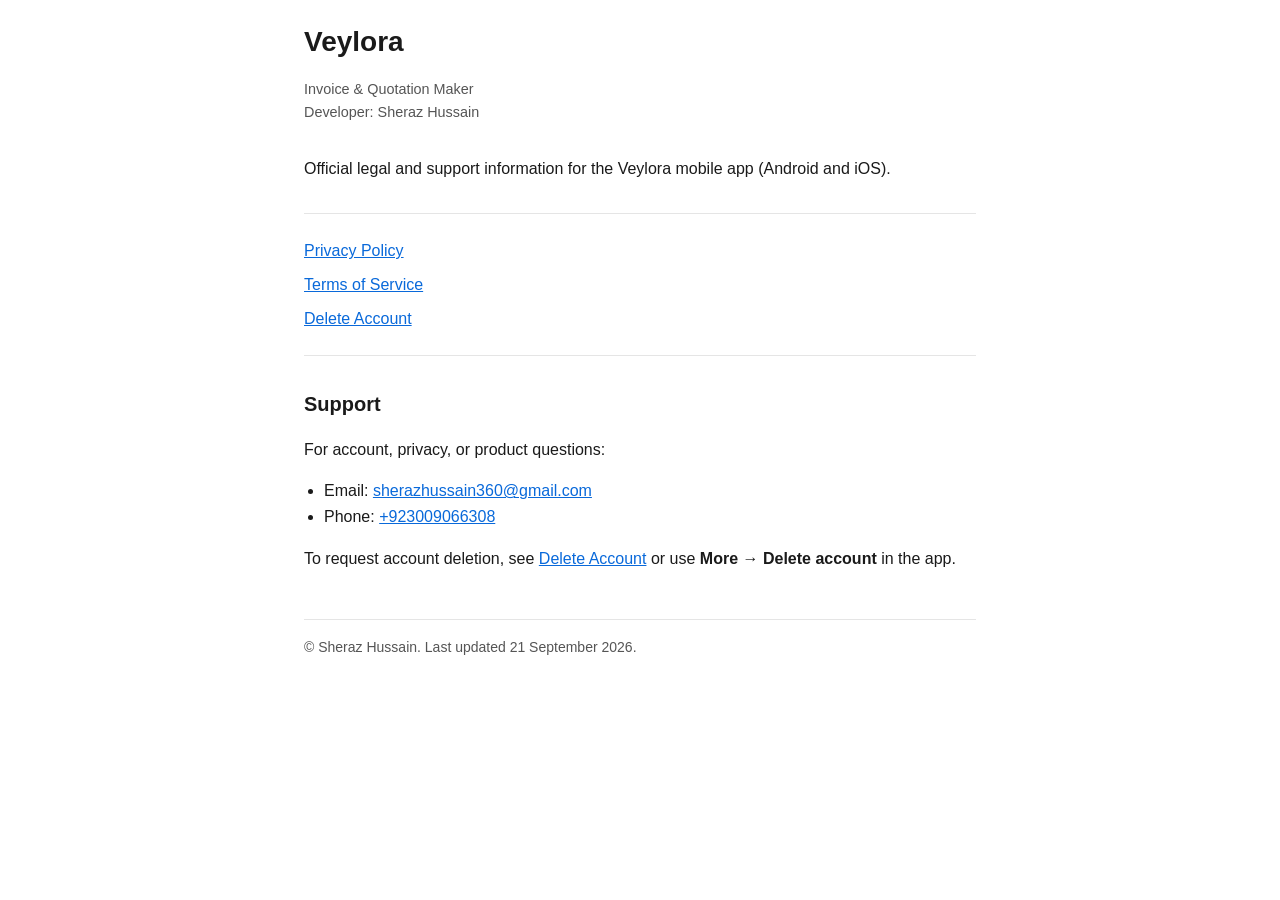
<file: index.html>
<!DOCTYPE html>
<html lang="en">
  <head>
    <meta charset="utf-8" />
    <meta name="viewport" content="width=device-width, initial-scale=1" />
    <title>Veylora – Legal &amp; Support</title>
    <link rel="stylesheet" href="style.css" />
  </head>
  <body>
    <div class="wrap">
      <h1>Veylora</h1>
      <p class="meta">
        Invoice &amp; Quotation Maker<br />
        Developer: Sheraz Hussain
      </p>

      <p>
        Official legal and support information for the Veylora mobile app
        (Android and iOS).
      </p>

      <nav class="links">
        <ul>
          <li><a href="privacy-policy.html">Privacy Policy</a></li>
          <li><a href="terms-of-service.html">Terms of Service</a></li>
          <li><a href="delete-account.html">Delete Account</a></li>
        </ul>
      </nav>

      <h2>Support</h2>
      <p>
        For account, privacy, or product questions:
      </p>
      <ul>
        <li>
          Email:
          <a href="mailto:sherazhussain360@gmail.com">sherazhussain360@gmail.com</a>
        </li>
        <li>
          Phone:
          <a href="tel:+923009066308">+923009066308</a>
        </li>
      </ul>
      <p>
        To request account deletion, see
        <a href="delete-account.html">Delete Account</a> or use
        <strong>More → Delete account</strong> in the app.
      </p>

      <footer>
        &copy; Sheraz Hussain. Last updated 21 September 2026.
      </footer>
    </div>
  </body>
</html>
</file>
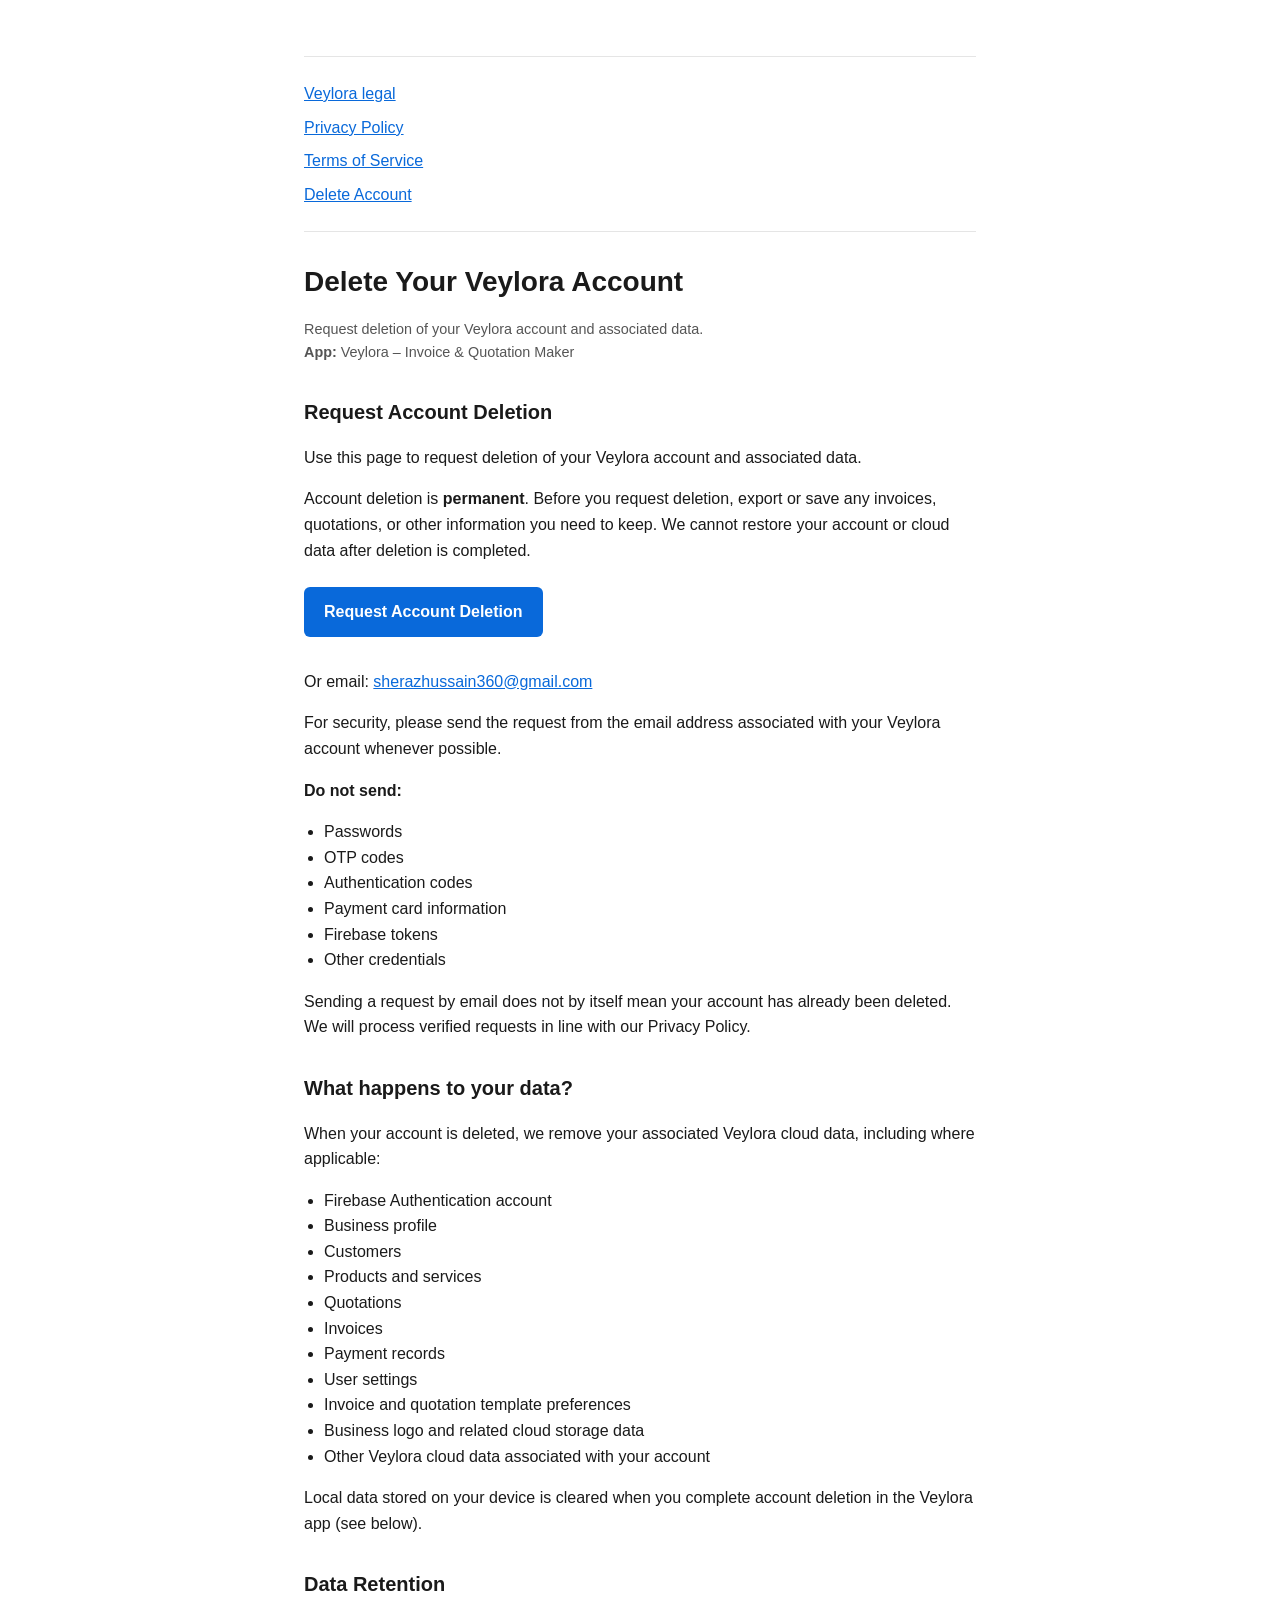
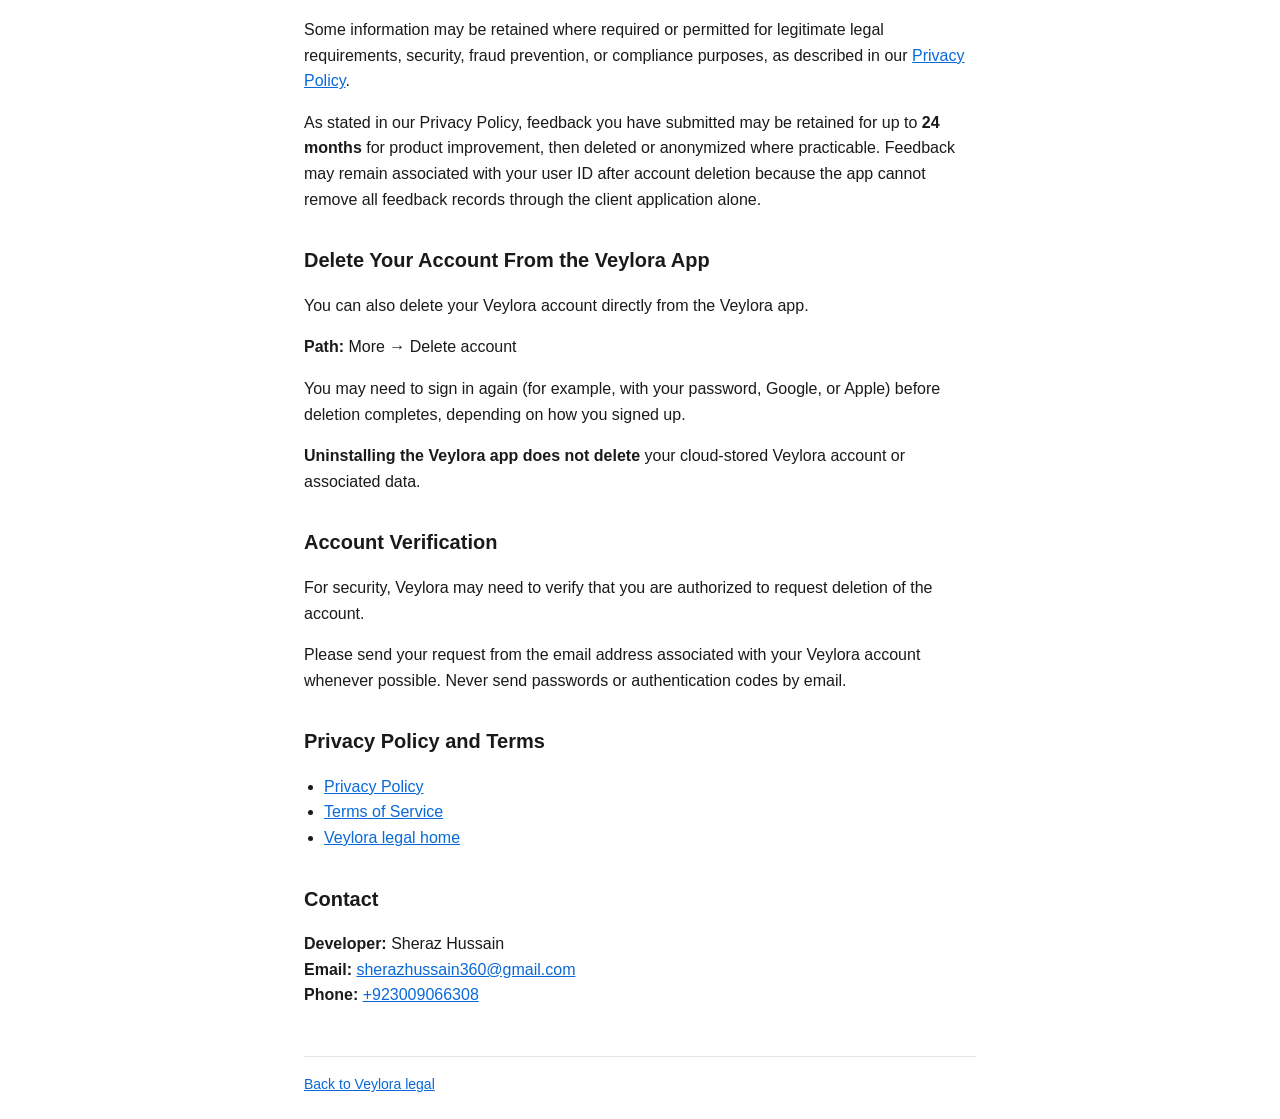
<file: delete-account.html>
<!DOCTYPE html>
<html lang="en">
  <head>
    <meta charset="utf-8" />
    <meta name="viewport" content="width=device-width, initial-scale=1.0" />
    <title>Delete Account – Veylora</title>
    <meta
      name="description"
      content="Request deletion of your Veylora – Invoice &amp; Quotation Maker account and associated data."
    />
    <link rel="stylesheet" href="style.css" />
  </head>
  <body>
    <div class="wrap">
      <nav class="links" aria-label="Legal pages">
        <ul>
          <li><a href="index.html">Veylora legal</a></li>
          <li><a href="privacy-policy.html">Privacy Policy</a></li>
          <li><a href="terms-of-service.html">Terms of Service</a></li>
          <li><a href="delete-account.html" aria-current="page">Delete Account</a></li>
        </ul>
      </nav>

      <h1>Delete Your Veylora Account</h1>
      <p class="meta">
        Request deletion of your Veylora account and associated data.<br />
        <strong>App:</strong> Veylora – Invoice &amp; Quotation Maker
      </p>

      <h2>Request Account Deletion</h2>
      <p>
        Use this page to request deletion of your Veylora account and associated
        data.
      </p>
      <p>
        Account deletion is <strong>permanent</strong>. Before you request
        deletion, export or save any invoices, quotations, or other information
        you need to keep. We cannot restore your account or cloud data after
        deletion is completed.
      </p>
      <p>
        <a
          class="btn"
          href="mailto:sherazhussain360@gmail.com?subject=Veylora%20Account%20Deletion%20Request"
        >
          Request Account Deletion
        </a>
      </p>
      <p>
        Or email:
        <a href="mailto:sherazhussain360@gmail.com">sherazhussain360@gmail.com</a>
      </p>
      <p>
        For security, please send the request from the email address associated
        with your Veylora account whenever possible.
      </p>
      <p><strong>Do not send:</strong></p>
      <ul>
        <li>Passwords</li>
        <li>OTP codes</li>
        <li>Authentication codes</li>
        <li>Payment card information</li>
        <li>Firebase tokens</li>
        <li>Other credentials</li>
      </ul>
      <p>
        Sending a request by email does not by itself mean your account has
        already been deleted. We will process verified requests in line with our
        Privacy Policy.
      </p>

      <h2>What happens to your data?</h2>
      <p>
        When your account is deleted, we remove your associated Veylora cloud
        data, including where applicable:
      </p>
      <ul>
        <li>Firebase Authentication account</li>
        <li>Business profile</li>
        <li>Customers</li>
        <li>Products and services</li>
        <li>Quotations</li>
        <li>Invoices</li>
        <li>Payment records</li>
        <li>User settings</li>
        <li>Invoice and quotation template preferences</li>
        <li>Business logo and related cloud storage data</li>
        <li>Other Veylora cloud data associated with your account</li>
      </ul>
      <p>
        Local data stored on your device is cleared when you complete account
        deletion in the Veylora app (see below).
      </p>

      <h2>Data Retention</h2>
      <p>
        Some information may be retained where required or permitted for
        legitimate legal requirements, security, fraud prevention, or compliance
        purposes, as described in our
        <a href="privacy-policy.html">Privacy Policy</a>.
      </p>
      <p>
        As stated in our Privacy Policy, feedback you have submitted may be
        retained for up to <strong>24 months</strong> for product improvement,
        then deleted or anonymized where practicable. Feedback may remain
        associated with your user ID after account deletion because the app
        cannot remove all feedback records through the client application alone.
      </p>

      <h2>Delete Your Account From the Veylora App</h2>
      <p>
        You can also delete your Veylora account directly from the Veylora app.
      </p>
      <p><strong>Path:</strong> More → Delete account</p>
      <p>
        You may need to sign in again (for example, with your password, Google,
        or Apple) before deletion completes, depending on how you signed up.
      </p>
      <p>
        <strong>Uninstalling the Veylora app does not delete</strong> your
        cloud-stored Veylora account or associated data.
      </p>

      <h2>Account Verification</h2>
      <p>
        For security, Veylora may need to verify that you are authorized to
        request deletion of the account.
      </p>
      <p>
        Please send your request from the email address associated with your
        Veylora account whenever possible. Never send passwords or authentication
        codes by email.
      </p>

      <h2>Privacy Policy and Terms</h2>
      <ul>
        <li><a href="privacy-policy.html">Privacy Policy</a></li>
        <li><a href="terms-of-service.html">Terms of Service</a></li>
        <li><a href="index.html">Veylora legal home</a></li>
      </ul>

      <h2>Contact</h2>
      <p>
        <strong>Developer:</strong> Sheraz Hussain<br />
        <strong>Email:</strong>
        <a href="mailto:sherazhussain360@gmail.com">sherazhussain360@gmail.com</a><br />
        <strong>Phone:</strong>
        <a href="tel:+923009066308">+923009066308</a>
      </p>

      <footer>
        <a href="index.html">Back to Veylora legal</a>
      </footer>
    </div>
  </body>
</html>
</file>
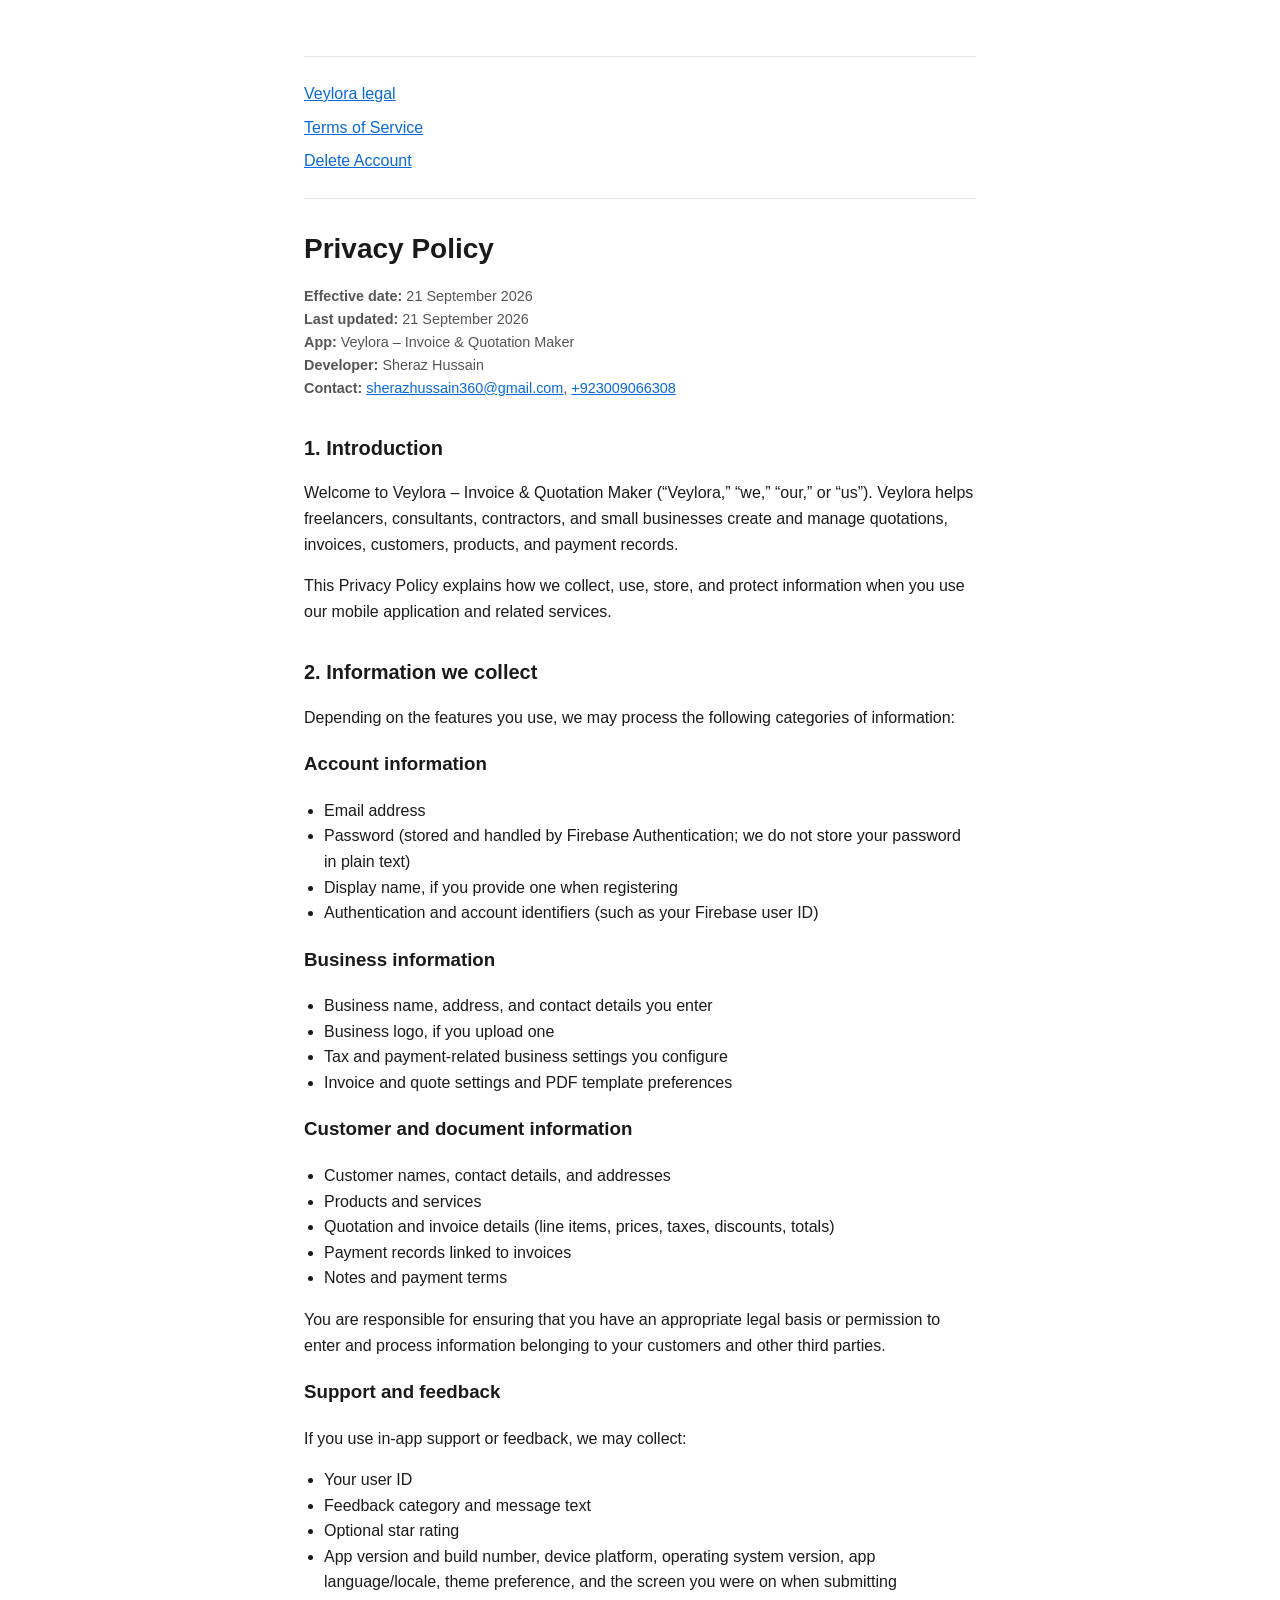
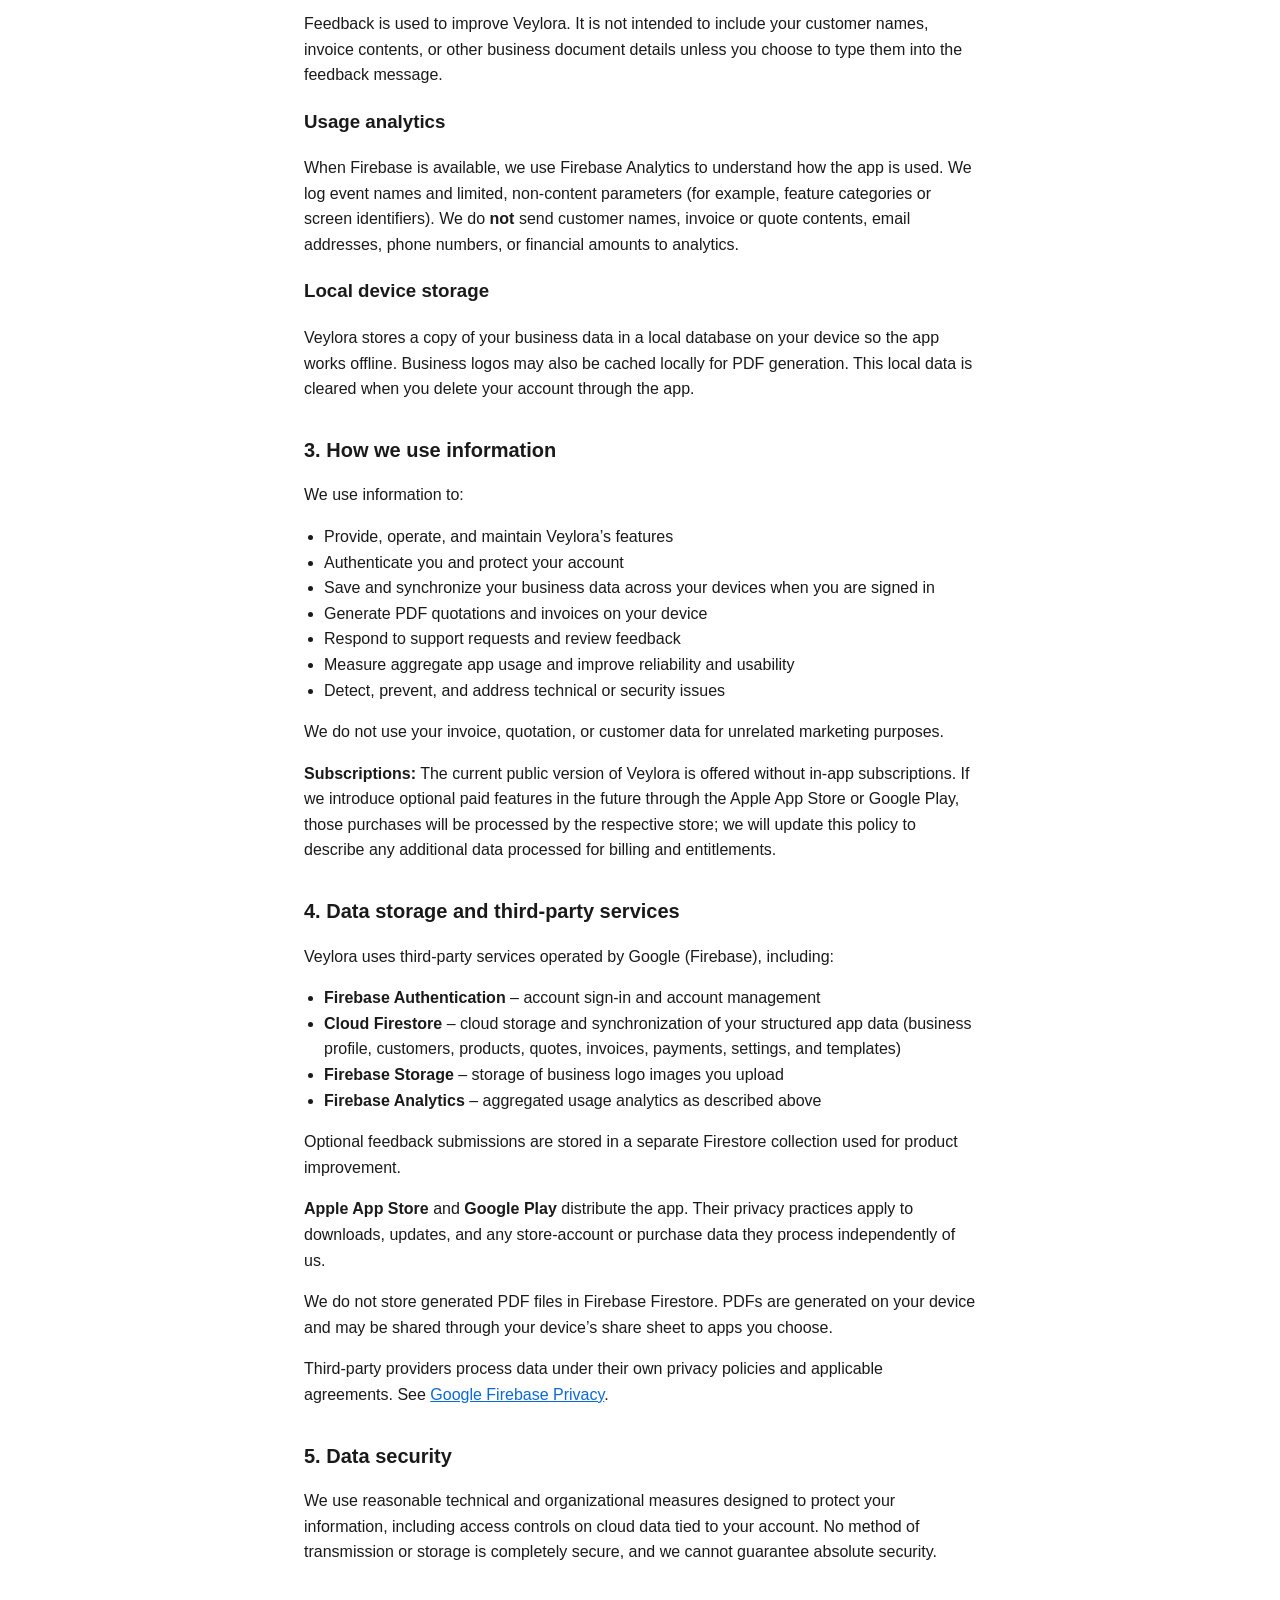
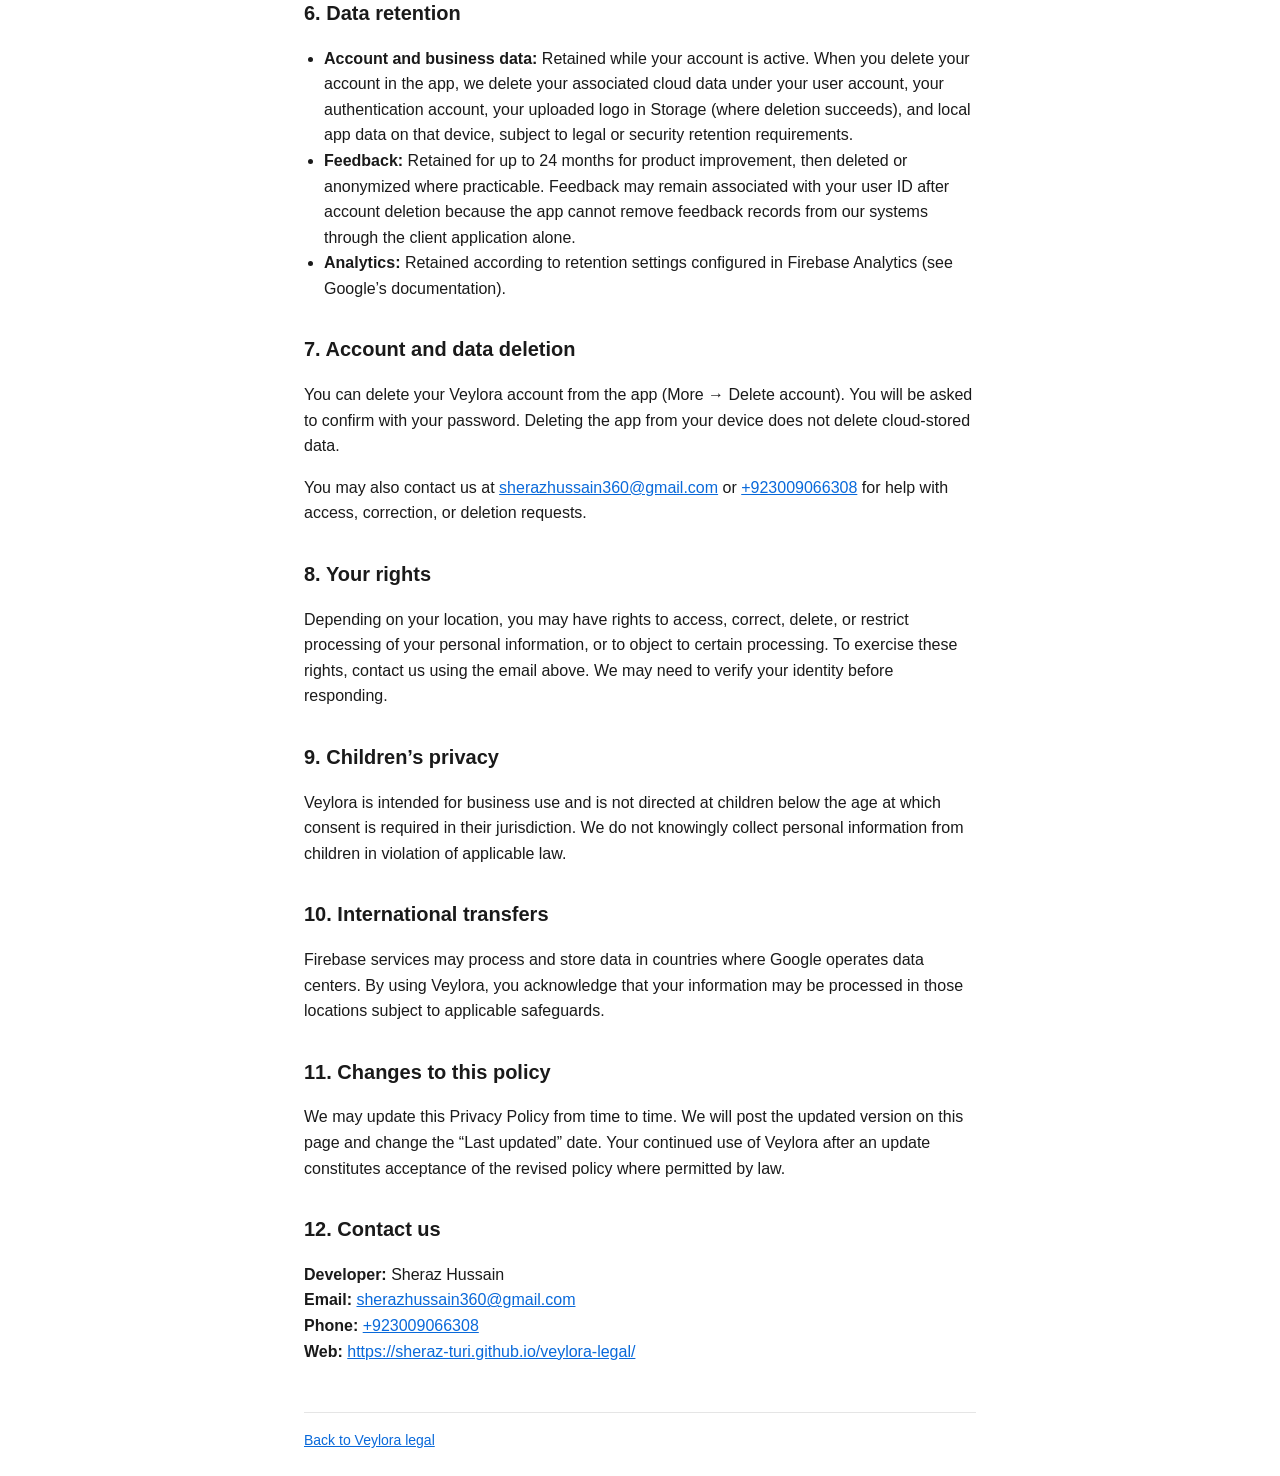
<file: privacy-policy.html>
<!DOCTYPE html>
<html lang="en">
  <head>
    <meta charset="utf-8" />
    <meta name="viewport" content="width=device-width, initial-scale=1" />
    <title>Privacy Policy – Veylora</title>
    <link rel="stylesheet" href="style.css" />
  </head>
  <body>
    <div class="wrap">
      <nav class="links">
        <ul>
          <li><a href="index.html">Veylora legal</a></li>
          <li><a href="terms-of-service.html">Terms of Service</a></li>
          <li><a href="delete-account.html">Delete Account</a></li>
        </ul>
      </nav>

      <h1>Privacy Policy</h1>
      <p class="meta">
        <strong>Effective date:</strong> 21 September 2026<br />
        <strong>Last updated:</strong> 21 September 2026<br />
        <strong>App:</strong> Veylora – Invoice &amp; Quotation Maker<br />
        <strong>Developer:</strong> Sheraz Hussain<br />
        <strong>Contact:</strong>
        <a href="mailto:sherazhussain360@gmail.com">sherazhussain360@gmail.com</a>,
        <a href="tel:+923009066308">+923009066308</a>
      </p>

      <h2>1. Introduction</h2>
      <p>
        Welcome to Veylora – Invoice &amp; Quotation Maker (“Veylora,” “we,”
        “our,” or “us”). Veylora helps freelancers, consultants, contractors,
        and small businesses create and manage quotations, invoices, customers,
        products, and payment records.
      </p>
      <p>
        This Privacy Policy explains how we collect, use, store, and protect
        information when you use our mobile application and related services.
      </p>

      <h2>2. Information we collect</h2>
      <p>
        Depending on the features you use, we may process the following
        categories of information:
      </p>

      <h3>Account information</h3>
      <ul>
        <li>Email address</li>
        <li>Password (stored and handled by Firebase Authentication; we do not store your password in plain text)</li>
        <li>Display name, if you provide one when registering</li>
        <li>Authentication and account identifiers (such as your Firebase user ID)</li>
      </ul>

      <h3>Business information</h3>
      <ul>
        <li>Business name, address, and contact details you enter</li>
        <li>Business logo, if you upload one</li>
        <li>Tax and payment-related business settings you configure</li>
        <li>Invoice and quote settings and PDF template preferences</li>
      </ul>

      <h3>Customer and document information</h3>
      <ul>
        <li>Customer names, contact details, and addresses</li>
        <li>Products and services</li>
        <li>Quotation and invoice details (line items, prices, taxes, discounts, totals)</li>
        <li>Payment records linked to invoices</li>
        <li>Notes and payment terms</li>
      </ul>
      <p>
        You are responsible for ensuring that you have an appropriate legal
        basis or permission to enter and process information belonging to your
        customers and other third parties.
      </p>

      <h3>Support and feedback</h3>
      <p>
        If you use in-app support or feedback, we may collect:
      </p>
      <ul>
        <li>Your user ID</li>
        <li>Feedback category and message text</li>
        <li>Optional star rating</li>
        <li>App version and build number, device platform, operating system version, app language/locale, theme preference, and the screen you were on when submitting</li>
      </ul>
      <p>
        Feedback is used to improve Veylora. It is not intended to include your
        customer names, invoice contents, or other business document details
        unless you choose to type them into the feedback message.
      </p>

      <h3>Usage analytics</h3>
      <p>
        When Firebase is available, we use Firebase Analytics to understand how
        the app is used. We log event names and limited, non-content parameters
        (for example, feature categories or screen identifiers). We do
        <strong>not</strong> send customer names, invoice or quote contents,
        email addresses, phone numbers, or financial amounts to analytics.
      </p>

      <h3>Local device storage</h3>
      <p>
        Veylora stores a copy of your business data in a local database on your
        device so the app works offline. Business logos may also be cached
        locally for PDF generation. This local data is cleared when you delete
        your account through the app.
      </p>

      <h2>3. How we use information</h2>
      <p>We use information to:</p>
      <ul>
        <li>Provide, operate, and maintain Veylora’s features</li>
        <li>Authenticate you and protect your account</li>
        <li>Save and synchronize your business data across your devices when you are signed in</li>
        <li>Generate PDF quotations and invoices on your device</li>
        <li>Respond to support requests and review feedback</li>
        <li>Measure aggregate app usage and improve reliability and usability</li>
        <li>Detect, prevent, and address technical or security issues</li>
      </ul>
      <p>
        We do not use your invoice, quotation, or customer data for unrelated
        marketing purposes.
      </p>
      <p>
        <strong>Subscriptions:</strong> The current public version of Veylora
        is offered without in-app subscriptions. If we introduce optional paid
        features in the future through the Apple App Store or Google Play, those
        purchases will be processed by the respective store; we will update this
        policy to describe any additional data processed for billing and
        entitlements.
      </p>

      <h2>4. Data storage and third-party services</h2>
      <p>Veylora uses third-party services operated by Google (Firebase), including:</p>
      <ul>
        <li><strong>Firebase Authentication</strong> – account sign-in and account management</li>
        <li><strong>Cloud Firestore</strong> – cloud storage and synchronization of your structured app data (business profile, customers, products, quotes, invoices, payments, settings, and templates)</li>
        <li><strong>Firebase Storage</strong> – storage of business logo images you upload</li>
        <li><strong>Firebase Analytics</strong> – aggregated usage analytics as described above</li>
      </ul>
      <p>
        Optional feedback submissions are stored in a separate Firestore
        collection used for product improvement.
      </p>
      <p>
        <strong>Apple App Store</strong> and <strong>Google Play</strong> distribute
        the app. Their privacy practices apply to downloads, updates, and any
        store-account or purchase data they process independently of us.
      </p>
      <p>
        We do not store generated PDF files in Firebase Firestore. PDFs are
        generated on your device and may be shared through your device’s share
        sheet to apps you choose.
      </p>
      <p>
        Third-party providers process data under their own privacy policies and
        applicable agreements. See
        <a href="https://firebase.google.com/support/privacy" rel="noopener noreferrer">Google Firebase Privacy</a>.
      </p>

      <h2>5. Data security</h2>
      <p>
        We use reasonable technical and organizational measures designed to
        protect your information, including access controls on cloud data tied
        to your account. No method of transmission or storage is completely
        secure, and we cannot guarantee absolute security.
      </p>

      <h2>6. Data retention</h2>
      <ul>
        <li>
          <strong>Account and business data:</strong> Retained while your account
          is active. When you delete your account in the app, we delete your
          associated cloud data under your user account, your authentication
          account, your uploaded logo in Storage (where deletion succeeds), and
          local app data on that device, subject to legal or security retention
          requirements.
        </li>
        <li>
          <strong>Feedback:</strong> Retained for up to 24 months for product
          improvement, then deleted or anonymized where practicable. Feedback
          may remain associated with your user ID after account deletion because
          the app cannot remove feedback records from our systems through the
          client application alone.
        </li>
        <li>
          <strong>Analytics:</strong> Retained according to retention settings
          configured in Firebase Analytics (see Google’s documentation).
        </li>
      </ul>

      <h2>7. Account and data deletion</h2>
      <p>
        You can delete your Veylora account from the app (More → Delete account).
        You will be asked to confirm with your password. Deleting the app from
        your device does not delete cloud-stored data.
      </p>
      <p>
        You may also contact us at
        <a href="mailto:sherazhussain360@gmail.com">sherazhussain360@gmail.com</a>
        or
        <a href="tel:+923009066308">+923009066308</a>
        for help with access, correction, or deletion requests.
      </p>

      <h2>8. Your rights</h2>
      <p>
        Depending on your location, you may have rights to access, correct,
        delete, or restrict processing of your personal information, or to
        object to certain processing. To exercise these rights, contact us using
        the email above. We may need to verify your identity before responding.
      </p>

      <h2>9. Children’s privacy</h2>
      <p>
        Veylora is intended for business use and is not directed at children
        below the age at which consent is required in their jurisdiction. We do
        not knowingly collect personal information from children in violation of
        applicable law.
      </p>

      <h2>10. International transfers</h2>
      <p>
        Firebase services may process and store data in countries where Google
        operates data centers. By using Veylora, you acknowledge that your
        information may be processed in those locations subject to applicable
        safeguards.
      </p>

      <h2>11. Changes to this policy</h2>
      <p>
        We may update this Privacy Policy from time to time. We will post the
        updated version on this page and change the “Last updated” date. Your
        continued use of Veylora after an update constitutes acceptance of the
        revised policy where permitted by law.
      </p>

      <h2>12. Contact us</h2>
      <p>
        <strong>Developer:</strong> Sheraz Hussain<br />
        <strong>Email:</strong>
        <a href="mailto:sherazhussain360@gmail.com">sherazhussain360@gmail.com</a><br />
        <strong>Phone:</strong>
        <a href="tel:+923009066308">+923009066308</a><br />
        <strong>Web:</strong>
        <a href="https://sheraz-turi.github.io/veylora-legal/">https://sheraz-turi.github.io/veylora-legal/</a>
      </p>

      <footer>
        <a href="index.html">Back to Veylora legal</a>
      </footer>
    </div>
  </body>
</html>
</file>
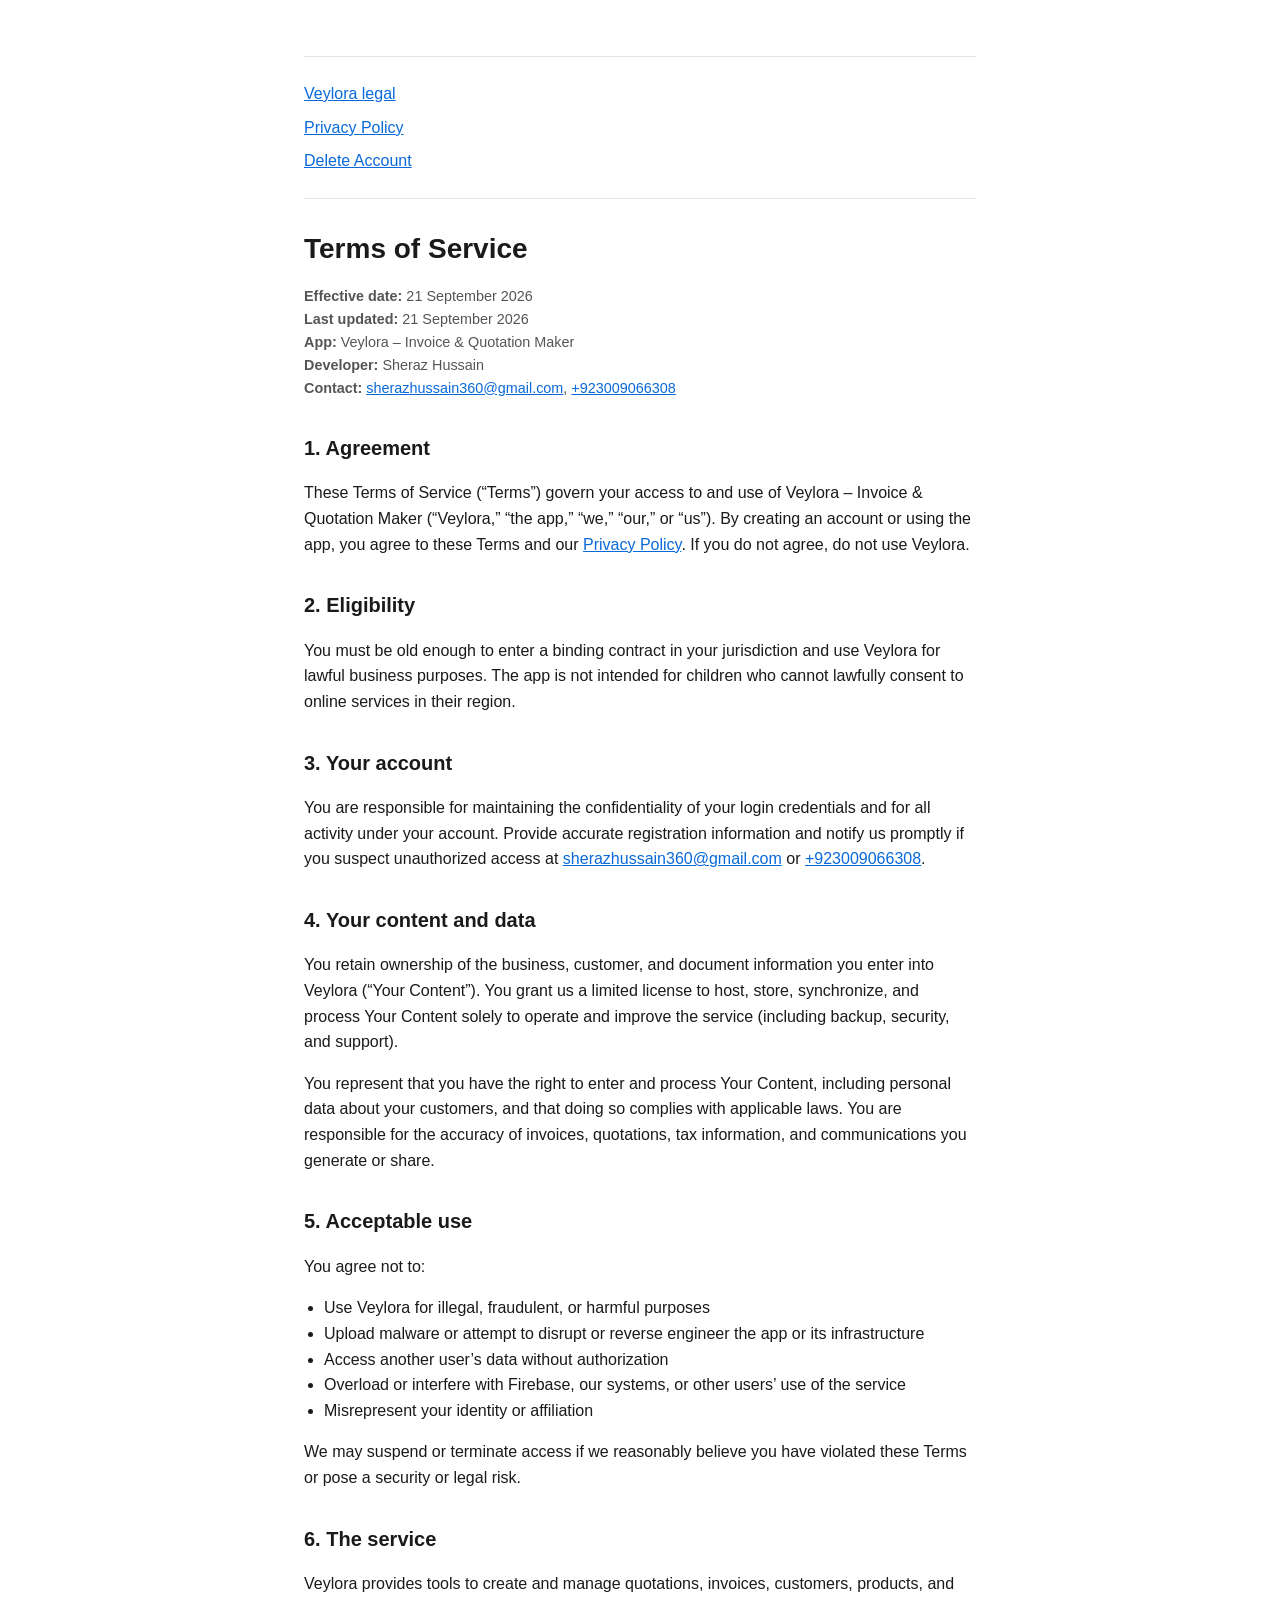
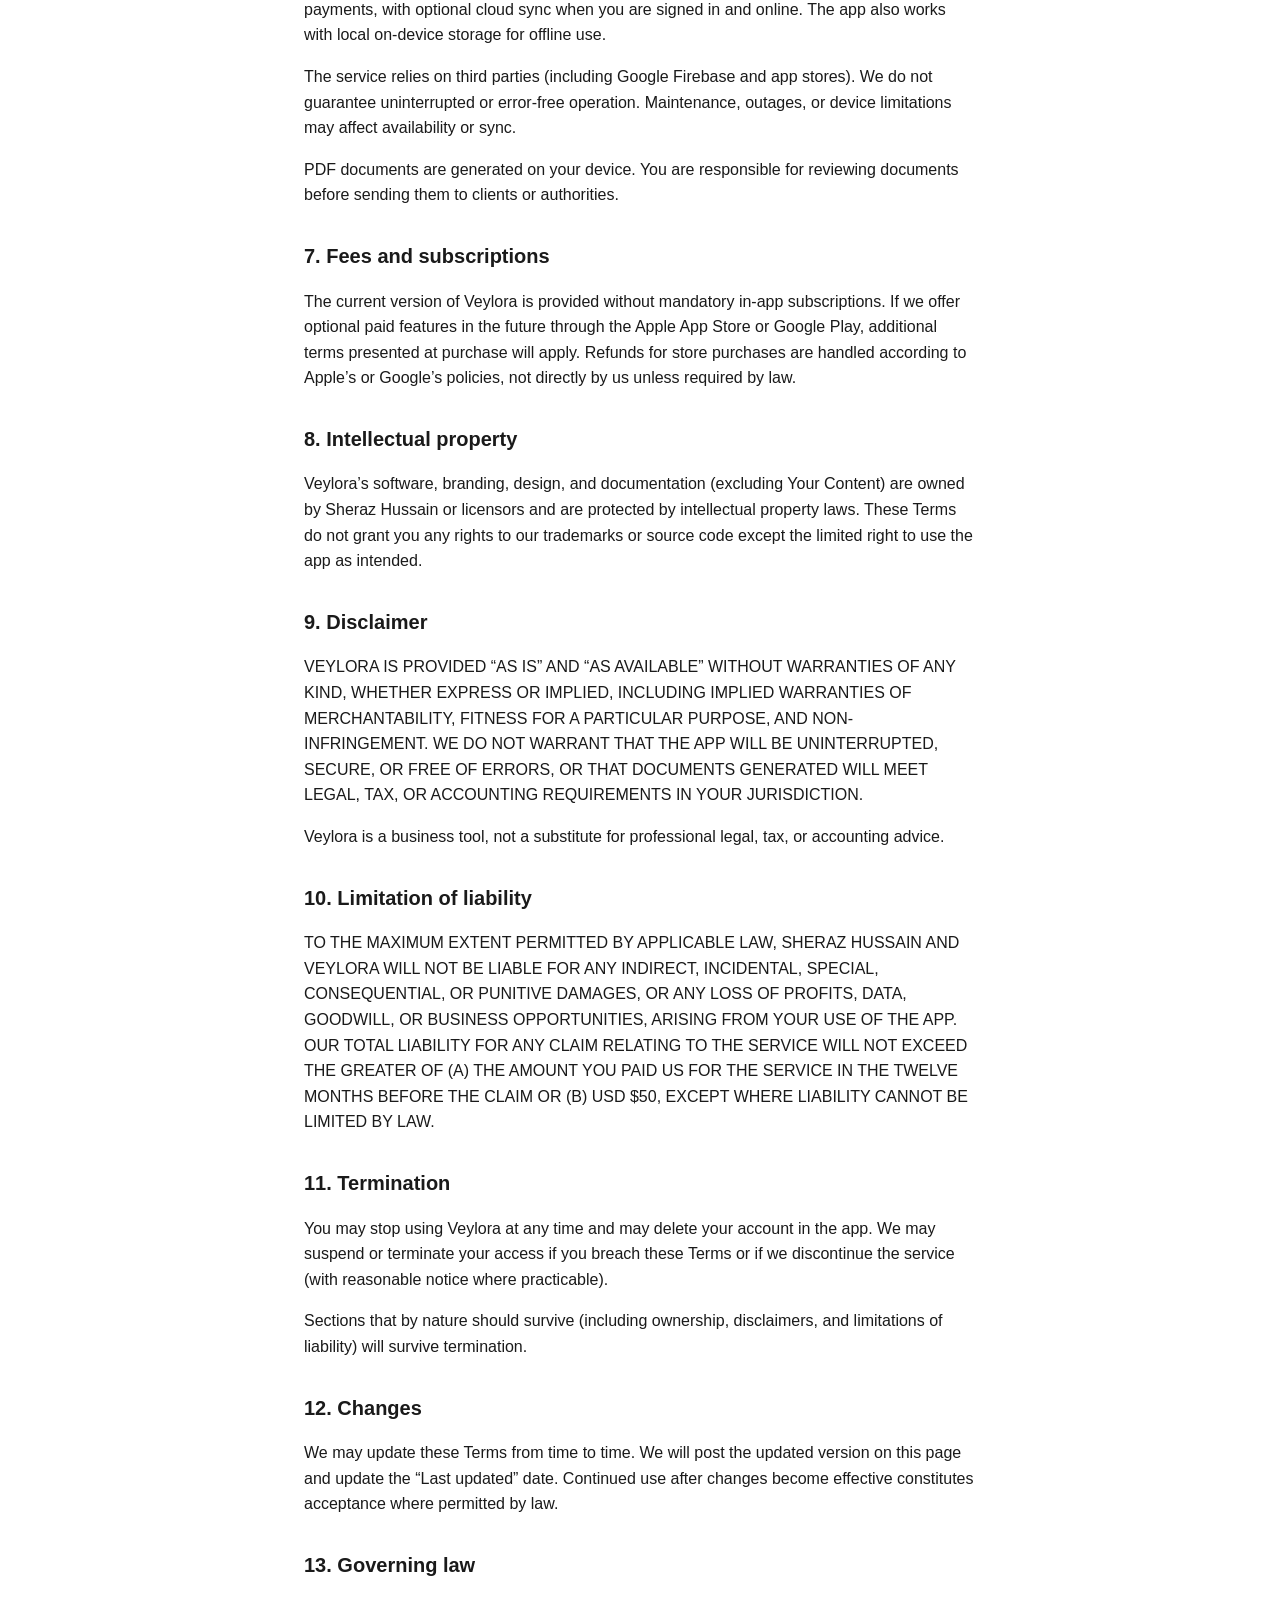
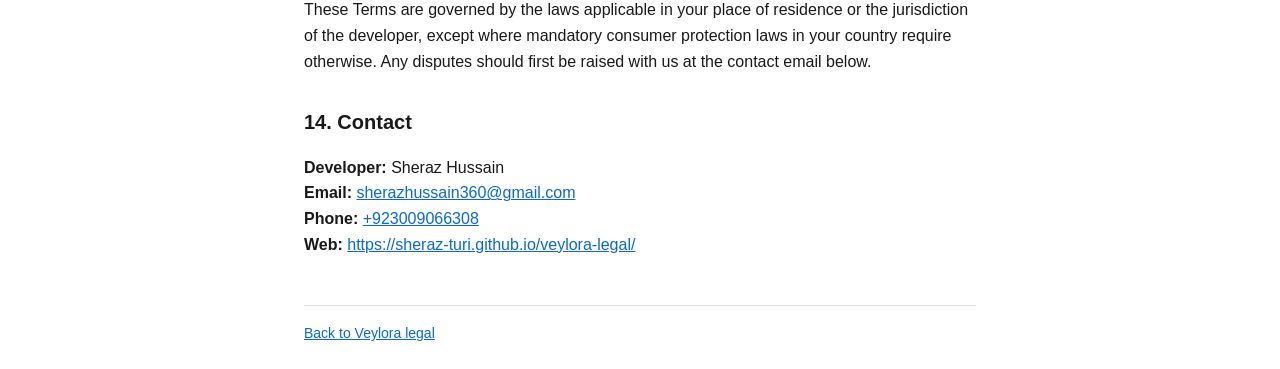
<file: terms-of-service.html>
<!DOCTYPE html>
<html lang="en">
  <head>
    <meta charset="utf-8" />
    <meta name="viewport" content="width=device-width, initial-scale=1" />
    <title>Terms of Service – Veylora</title>
    <link rel="stylesheet" href="style.css" />
  </head>
  <body>
    <div class="wrap">
      <nav class="links">
        <ul>
          <li><a href="index.html">Veylora legal</a></li>
          <li><a href="privacy-policy.html">Privacy Policy</a></li>
          <li><a href="delete-account.html">Delete Account</a></li>
        </ul>
      </nav>

      <h1>Terms of Service</h1>
      <p class="meta">
        <strong>Effective date:</strong> 21 September 2026<br />
        <strong>Last updated:</strong> 21 September 2026<br />
        <strong>App:</strong> Veylora – Invoice &amp; Quotation Maker<br />
        <strong>Developer:</strong> Sheraz Hussain<br />
        <strong>Contact:</strong>
        <a href="mailto:sherazhussain360@gmail.com">sherazhussain360@gmail.com</a>,
        <a href="tel:+923009066308">+923009066308</a>
      </p>

      <h2>1. Agreement</h2>
      <p>
        These Terms of Service (“Terms”) govern your access to and use of
        Veylora – Invoice &amp; Quotation Maker (“Veylora,” “the app,” “we,”
        “our,” or “us”). By creating an account or using the app, you agree to
        these Terms and our
        <a href="privacy-policy.html">Privacy Policy</a>. If you do not agree,
        do not use Veylora.
      </p>

      <h2>2. Eligibility</h2>
      <p>
        You must be old enough to enter a binding contract in your jurisdiction
        and use Veylora for lawful business purposes. The app is not intended
        for children who cannot lawfully consent to online services in their
        region.
      </p>

      <h2>3. Your account</h2>
      <p>
        You are responsible for maintaining the confidentiality of your login
        credentials and for all activity under your account. Provide accurate
        registration information and notify us promptly if you suspect
        unauthorized access at
        <a href="mailto:sherazhussain360@gmail.com">sherazhussain360@gmail.com</a>
        or
        <a href="tel:+923009066308">+923009066308</a>.
      </p>

      <h2>4. Your content and data</h2>
      <p>
        You retain ownership of the business, customer, and document information
        you enter into Veylora (“Your Content”). You grant us a limited license
        to host, store, synchronize, and process Your Content solely to operate
        and improve the service (including backup, security, and support).
      </p>
      <p>
        You represent that you have the right to enter and process Your Content,
        including personal data about your customers, and that doing so complies
        with applicable laws. You are responsible for the accuracy of invoices,
        quotations, tax information, and communications you generate or share.
      </p>

      <h2>5. Acceptable use</h2>
      <p>You agree not to:</p>
      <ul>
        <li>Use Veylora for illegal, fraudulent, or harmful purposes</li>
        <li>Upload malware or attempt to disrupt or reverse engineer the app or its infrastructure</li>
        <li>Access another user’s data without authorization</li>
        <li>Overload or interfere with Firebase, our systems, or other users’ use of the service</li>
        <li>Misrepresent your identity or affiliation</li>
      </ul>
      <p>
        We may suspend or terminate access if we reasonably believe you have
        violated these Terms or pose a security or legal risk.
      </p>

      <h2>6. The service</h2>
      <p>
        Veylora provides tools to create and manage quotations, invoices,
        customers, products, and payments, with optional cloud sync when you are
        signed in and online. The app also works with local on-device storage
        for offline use.
      </p>
      <p>
        The service relies on third parties (including Google Firebase and app
        stores). We do not guarantee uninterrupted or error-free operation.
        Maintenance, outages, or device limitations may affect availability or
        sync.
      </p>
      <p>
        PDF documents are generated on your device. You are responsible for
        reviewing documents before sending them to clients or authorities.
      </p>

      <h2>7. Fees and subscriptions</h2>
      <p>
        The current version of Veylora is provided without mandatory in-app
        subscriptions. If we offer optional paid features in the future through
        the Apple App Store or Google Play, additional terms presented at
        purchase will apply. Refunds for store purchases are handled according
        to Apple’s or Google’s policies, not directly by us unless required by
        law.
      </p>

      <h2>8. Intellectual property</h2>
      <p>
        Veylora’s software, branding, design, and documentation (excluding Your
        Content) are owned by Sheraz Hussain or licensors and are protected by
        intellectual property laws. These Terms do not grant you any rights to
        our trademarks or source code except the limited right to use the app as
        intended.
      </p>

      <h2>9. Disclaimer</h2>
      <p>
        VEYLORA IS PROVIDED “AS IS” AND “AS AVAILABLE” WITHOUT WARRANTIES OF
        ANY KIND, WHETHER EXPRESS OR IMPLIED, INCLUDING IMPLIED WARRANTIES OF
        MERCHANTABILITY, FITNESS FOR A PARTICULAR PURPOSE, AND NON-INFRINGEMENT.
        WE DO NOT WARRANT THAT THE APP WILL BE UNINTERRUPTED, SECURE, OR FREE OF
        ERRORS, OR THAT DOCUMENTS GENERATED WILL MEET LEGAL, TAX, OR ACCOUNTING
        REQUIREMENTS IN YOUR JURISDICTION.
      </p>
      <p>
        Veylora is a business tool, not a substitute for professional legal,
        tax, or accounting advice.
      </p>

      <h2>10. Limitation of liability</h2>
      <p>
        TO THE MAXIMUM EXTENT PERMITTED BY APPLICABLE LAW, SHERAZ HUSSAIN AND
        VEYLORA WILL NOT BE LIABLE FOR ANY INDIRECT, INCIDENTAL, SPECIAL,
        CONSEQUENTIAL, OR PUNITIVE DAMAGES, OR ANY LOSS OF PROFITS, DATA,
        GOODWILL, OR BUSINESS OPPORTUNITIES, ARISING FROM YOUR USE OF THE APP.
        OUR TOTAL LIABILITY FOR ANY CLAIM RELATING TO THE SERVICE WILL NOT EXCEED
        THE GREATER OF (A) THE AMOUNT YOU PAID US FOR THE SERVICE IN THE TWELVE
        MONTHS BEFORE THE CLAIM OR (B) USD $50, EXCEPT WHERE LIABILITY CANNOT BE
        LIMITED BY LAW.
      </p>

      <h2>11. Termination</h2>
      <p>
        You may stop using Veylora at any time and may delete your account in
        the app. We may suspend or terminate your access if you breach these
        Terms or if we discontinue the service (with reasonable notice where
        practicable).
      </p>
      <p>
        Sections that by nature should survive (including ownership, disclaimers,
        and limitations of liability) will survive termination.
      </p>

      <h2>12. Changes</h2>
      <p>
        We may update these Terms from time to time. We will post the updated
        version on this page and update the “Last updated” date. Continued use
        after changes become effective constitutes acceptance where permitted by
        law.
      </p>

      <h2>13. Governing law</h2>
      <p>
        These Terms are governed by the laws applicable in your place of
        residence or the jurisdiction of the developer, except where mandatory
        consumer protection laws in your country require otherwise. Any disputes
        should first be raised with us at the contact email below.
      </p>

      <h2>14. Contact</h2>
      <p>
        <strong>Developer:</strong> Sheraz Hussain<br />
        <strong>Email:</strong>
        <a href="mailto:sherazhussain360@gmail.com">sherazhussain360@gmail.com</a><br />
        <strong>Phone:</strong>
        <a href="tel:+923009066308">+923009066308</a><br />
        <strong>Web:</strong>
        <a href="https://sheraz-turi.github.io/veylora-legal/">https://sheraz-turi.github.io/veylora-legal/</a>
      </p>

      <footer>
        <a href="index.html">Back to Veylora legal</a>
      </footer>
    </div>
  </body>
</html>
</file>
<file: style.css>
:root {
  color-scheme: light dark;
  --text: #1a1a1a;
  --muted: #555;
  --bg: #fff;
  --link: #0969da;
  --border: #e5e5e5;
}

@media (prefers-color-scheme: dark) {
  :root {
    --text: #e6e6e6;
    --muted: #aaa;
    --bg: #0d1117;
    --link: #58a6ff;
    --border: #30363d;
  }
}

* {
  box-sizing: border-box;
}

body {
  margin: 0;
  padding: 1.5rem;
  font-family: -apple-system, BlinkMacSystemFont, "Segoe UI", Roboto, Helvetica,
    Arial, sans-serif;
  font-size: 1rem;
  line-height: 1.6;
  color: var(--text);
  background: var(--bg);
}

.wrap {
  max-width: 42rem;
  margin: 0 auto;
}

h1 {
  font-size: 1.75rem;
  line-height: 1.25;
  margin-top: 0;
}

h2 {
  font-size: 1.25rem;
  margin-top: 2rem;
}

.meta {
  color: var(--muted);
  font-size: 0.9rem;
  margin-bottom: 2rem;
}

a {
  color: var(--link);
}

nav.links {
  margin: 2rem 0;
  padding: 1rem 0;
  border-top: 1px solid var(--border);
  border-bottom: 1px solid var(--border);
}

nav.links ul {
  list-style: none;
  padding: 0;
  margin: 0;
}

nav.links li {
  margin: 0.5rem 0;
}

ul {
  padding-left: 1.25rem;
}

footer {
  margin-top: 3rem;
  padding-top: 1rem;
  border-top: 1px solid var(--border);
  color: var(--muted);
  font-size: 0.875rem;
}

a.btn {
  display: inline-block;
  margin: 0.5rem 0 1rem;
  padding: 0.75rem 1.25rem;
  background: var(--link);
  color: #fff;
  text-decoration: none;
  border-radius: 0.375rem;
  font-weight: 600;
}

a.btn:hover {
  filter: brightness(1.08);
}

a.btn:focus-visible {
  outline: 2px solid var(--link);
  outline-offset: 3px;
}

@media print {
  body {
    padding: 0;
  }
  nav.links {
    display: none;
  }
}
</file>
